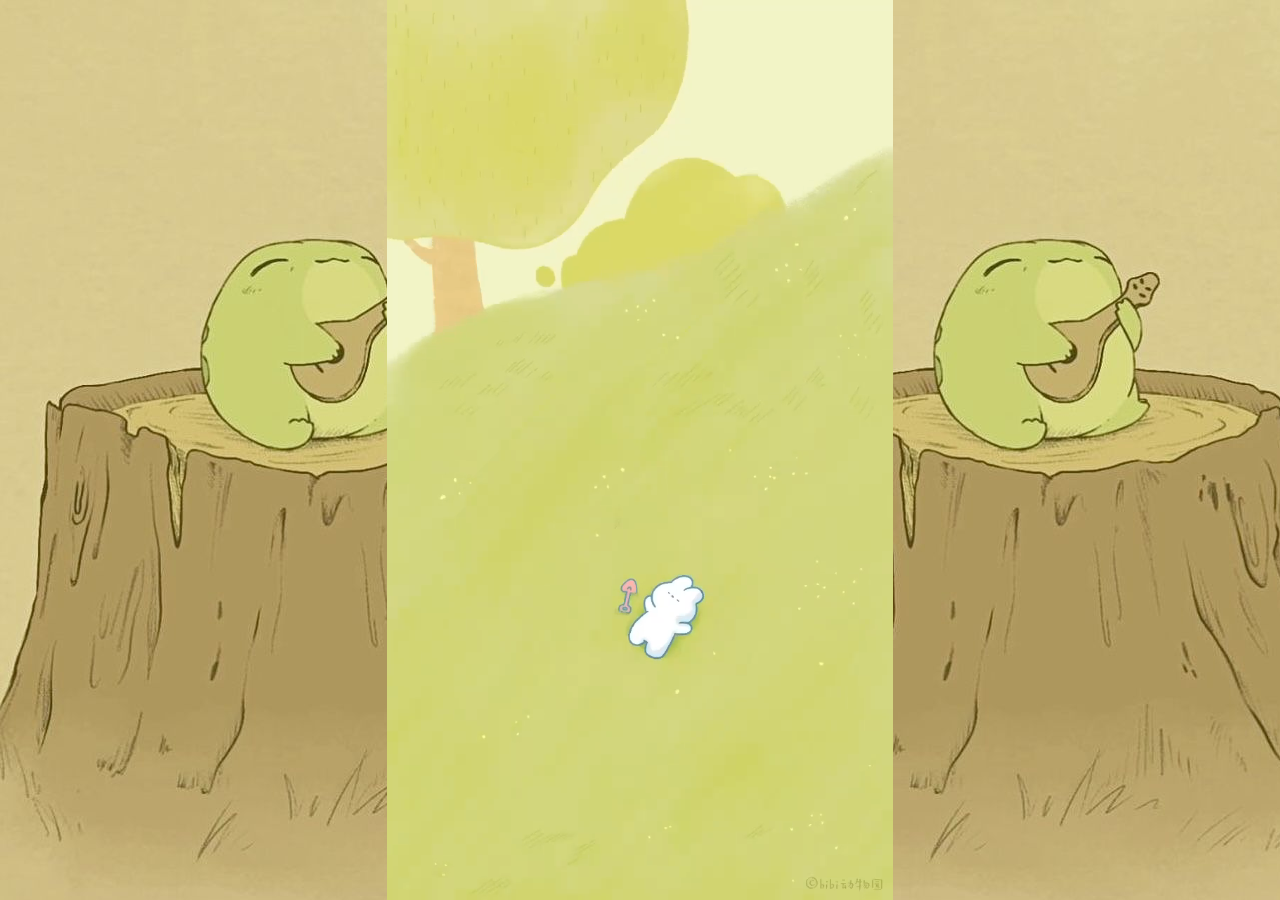
<file: templates/index.html>
<!DOCTYPE html>
<html lang="en">
<head>
    <meta charset="UTF-8">
    <meta name="viewport" content="width=device-width, initial-scale=1.0">
    <title>Document</title>
    <link rel="stylesheet" href="../media/styles/styles.css">
</head>

<style>

    .video-overlay {
        position: absolute;
        top: 0;
        left: 0;
        width: 100%;
        height: 100%;
        background-color: transparent; 
        z-index: 1; 
        pointer-events: auto; 
    }
</style>
<body>
    <div class="main2">
        <video autoplay muted loop class="background-video">
            <source src="../media/videos/background.mp4" type="video/mp4">
        </video>
        <div class="video-overlay"></div> 
        <div class="content">
            <p class="fade-in1">Доброе утро)) <br> </p>
            <p class="fade-in2">Надеюсь, <br> маленькая принцесса, Даша, выспалась?</p>
            <div class="fade-in-button">
                <button class="yes-button" onclick="second_function('yes')">Yep! <br> 🍀</button>
                <button class="no-button" onclick="second_function('no')"> naaaah <br> 🥱!</button>
            </div>
        </div>
    </div>
    <script src="../media/js/index.js"></script>
</body>
</html>
</file>
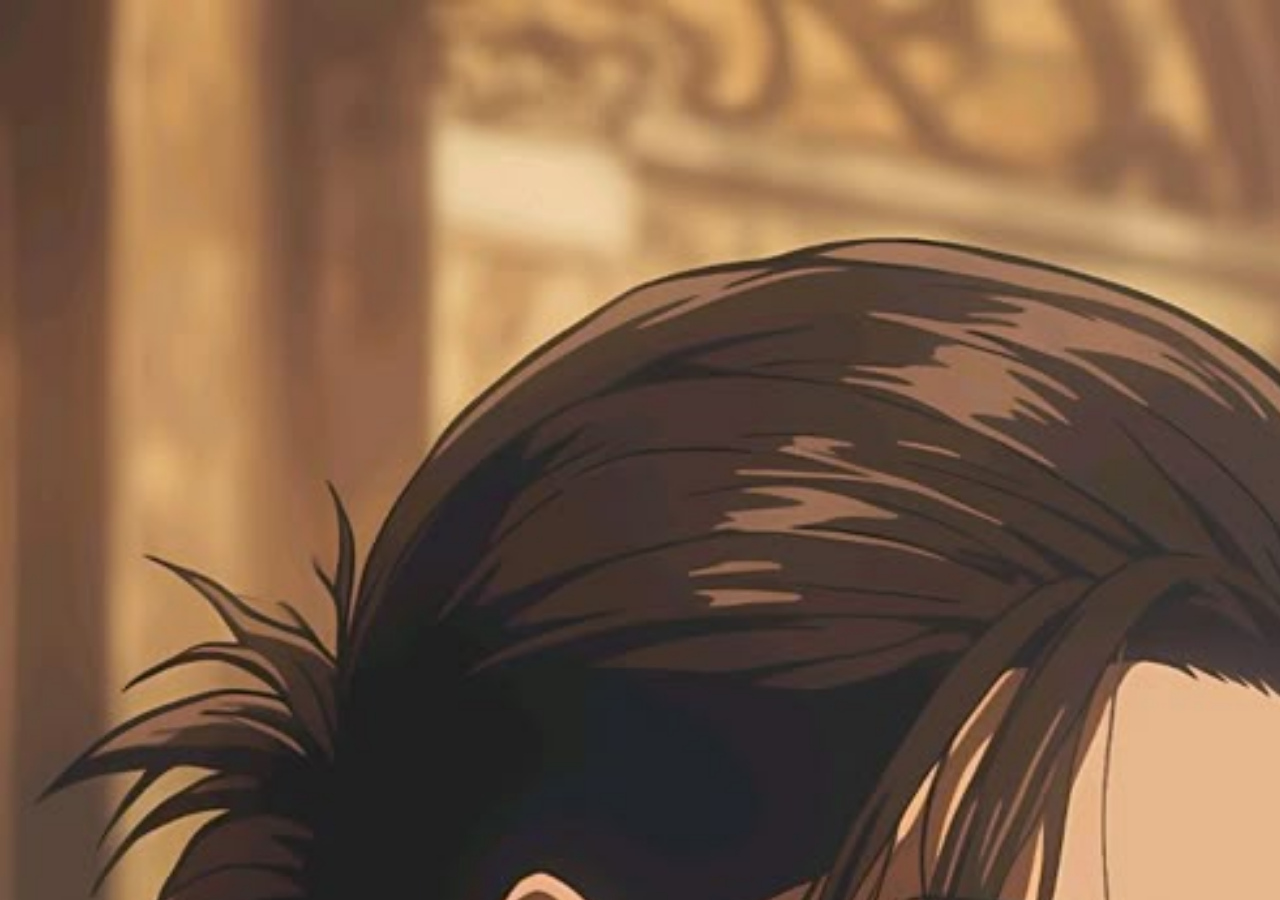
<file: templates/no.html>
<!DOCTYPE html>
<html lang="en">
<head>
    <meta charset="UTF-8">
    <meta name="viewport" content="width=device-width, initial-scale=1.0">
    <title>Document</title>

    <style>
        .main2_ {
            background-image: url('../media/images/image2.png'); 
            background-size: cover;
            background-repeat: no-repeat;
            position: absolute;
            bottom: 0;
            width: 100%;
            height: 100%;
            z-index: 0;
            left: 0;
            display: flex;
            flex-direction: column;
            align-items: center;
            justify-content: center;
            text-align: center;
            color: white;
            font-family: sans-serif;
            transition: background-image 1s ease, background-size 1s ease;
        }

        .zoomed {
            background-size: 150%;
            transition: background-size 1s ease;
        }

        .letter-container {
            font-size: 4em;
            margin-bottom: 20px;
        }

        .letter {
            opacity: 0;
            animation: fadeIn 1.5s forwards;
        }

        .message-container {
            font-size: 1.5em;
            margin-bottom: 20px;
            color: yellow;
            font-weight: bolder;

        }

        .yes-button {
            background-color: deepskyblue;
        
            color: yellow;

            border: none;
            padding: 15px 32px;
            text-align: center;
            text-decoration: none;
            display: inline-block;
            font-size: 16px;
            margin: 4px 2px;
            cursor: pointer;
            border-radius: 8px;
            opacity: 0;
            animation: fadeIn 1.5s forwards;
        }

        .hidden {
            display: none;
        }

        @keyframes fadeIn {
            from {
                opacity: 0;
            }
            to {
                opacity: 1;
            }
        }
    </style>
</head>
<body>
    <div class="main2_" id="main2">
        <div class="letter-container" id="letter-container">
            <span id="w" class="letter hidden" style="color: red;">W</span>
            <span id="t" class="letter hidden" style="color: red; font-size:100px;">T</span>
            <span id="f" class="letter hidden" style="color: red;font-size:200px;">F</span>
        </div>

        <div class="message-container hidden" id="message-container">
            <p>o'Kееей <br> Кто-то поздно ложиться спать? <br> Пожалуйста, постарайся в следующий раз выспаться
            </p>
        </div>

        <div class="container" id="button-container" class="hidden">
            <button class="yes-button" onclick="third_function()">okkk</button>
        </div>
    </div>

    <script>
        let letterContainer = document.getElementById('letter-container');
        let messageContainer = document.getElementById('message-container');
        let buttonContainer = document.getElementById('button-container');
        let w = document.getElementById('w');
        let t = document.getElementById('t');
        let f = document.getElementById('f');
        let main2 = document.getElementById('main2'); 
        let currentLetter = 0;
        let timeoutId;
        let initialBackgroundImage = "url('../media/images/image2.png')";

        function zoomBackground() {
            main2.classList.add('zoomed');
        }

        function showLetter() {
            messageContainer.classList.add('hidden');
            buttonContainer.classList.add('hidden');
            w.classList.add('hidden');
            t.classList.add('hidden');
            f.classList.add('hidden');

            main2.classList.remove('zoomed');

            switch (currentLetter) {
                case 0:
                    w.classList.remove('hidden');
                    zoomBackground();
                    break;
                case 1:
                    t.classList.remove('hidden');
                    zoomBackground();
                    break;
                case 2:
                    f.classList.remove('hidden');
                    zoomBackground();
                    break;
                case 3:
                    main2.style.backgroundImage = "url('../media/images/image.png')";
                    messageContainer.classList.remove('hidden');

                    setTimeout(() => {
                        messageContainer.classList.remove('hidden'); 
                    }, 0);

                    setTimeout(() => {
                        buttonContainer.classList.remove('hidden');
                    }, 1500); 
                    break;
            }

            currentLetter++;

            if (currentLetter < 3) {
                timeoutId = setTimeout(showLetter, 1500);
            } else if (currentLetter === 3) {
                setTimeout(showLetter, 1500);
            }
        }

        showLetter();

        function third_function() {
            alert("Горжуууусь!");
            return window.location.href = "./third.html";

        }
    </script>
</body>
</html>
</file>
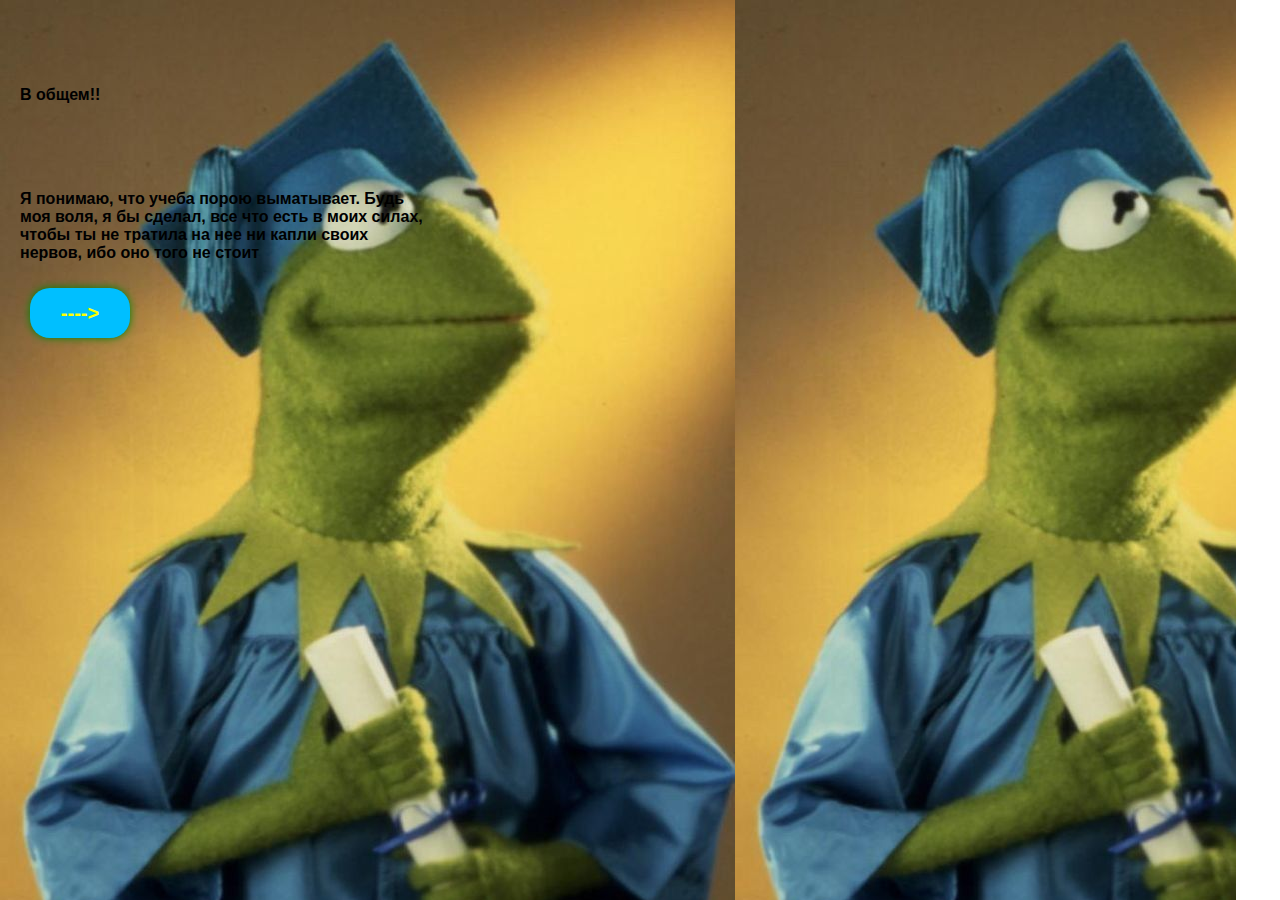
<file: templates/third.html>
<!DOCTYPE html>
<html lang="en">
<head>
    <meta charset="UTF-8">
    <meta name="viewport" content="width=device-width, initial-scale=1.0">
    <title>Document</title>
</head>
<style>
    .main {
        position: absolute;
        bottom: 0;
        width: 95%;
        height: 100%; 
        z-index: 0;
        left: 0%;
    }
    
    .main{
        background-image: url('../media/images/image3.png');
        display: grid;
        grid-template-columns: 1fr 1fr 1fr;
        padding-left: 20px;
        
    }

    .fade-in-button2_{
        margin-top: 0;
    
    }

    @keyframes fadeIn {
        from {
            opacity: 0;
        }
        to {
            opacity: 1;
        }
    }
    .fade-in1,
    .fade-in2{
        font-family: 'Gill Sans', 'Gill Sans MT', Calibri, 'Trebuchet MS', sans-serif;
        font-weight: bold;
        position: relative; 
        padding-top: 70px

    }
    .yes-button{
        width: 100px;
        height: 50px;
        margin: 10px;
        border: none;
        border-radius: 20px;
        box-shadow: 0 0 9px green;
        font-family: 'Franklin Gothic Medium', 'Arial Narrow', Arial, sans-serif;
        font-size: 20px;
        font-weight: bolder;
        color: yellow;
        background-color: deepskyblue;
    }
    
</style>
<body>
    <div class="main">
        <div class="content">
            <p class="fade-in1">В общем!!<br> </p>
            <p class="fade-in2">Я понимаю, что учеба порою выматывает. Будь моя воля, я бы сделал, все что есть в моих силах, чтобы ты не тратила на нее ни капли своих нервов, ибо оно того не стоит</p>
            <div class="fade-in-button2">
                <button class="yes-button" onclick="fourth_function()">----></button>
            </div>
        </div>
    </div>
    <script src="../media/js/index.js"></script>
</body>
</html>
</file>
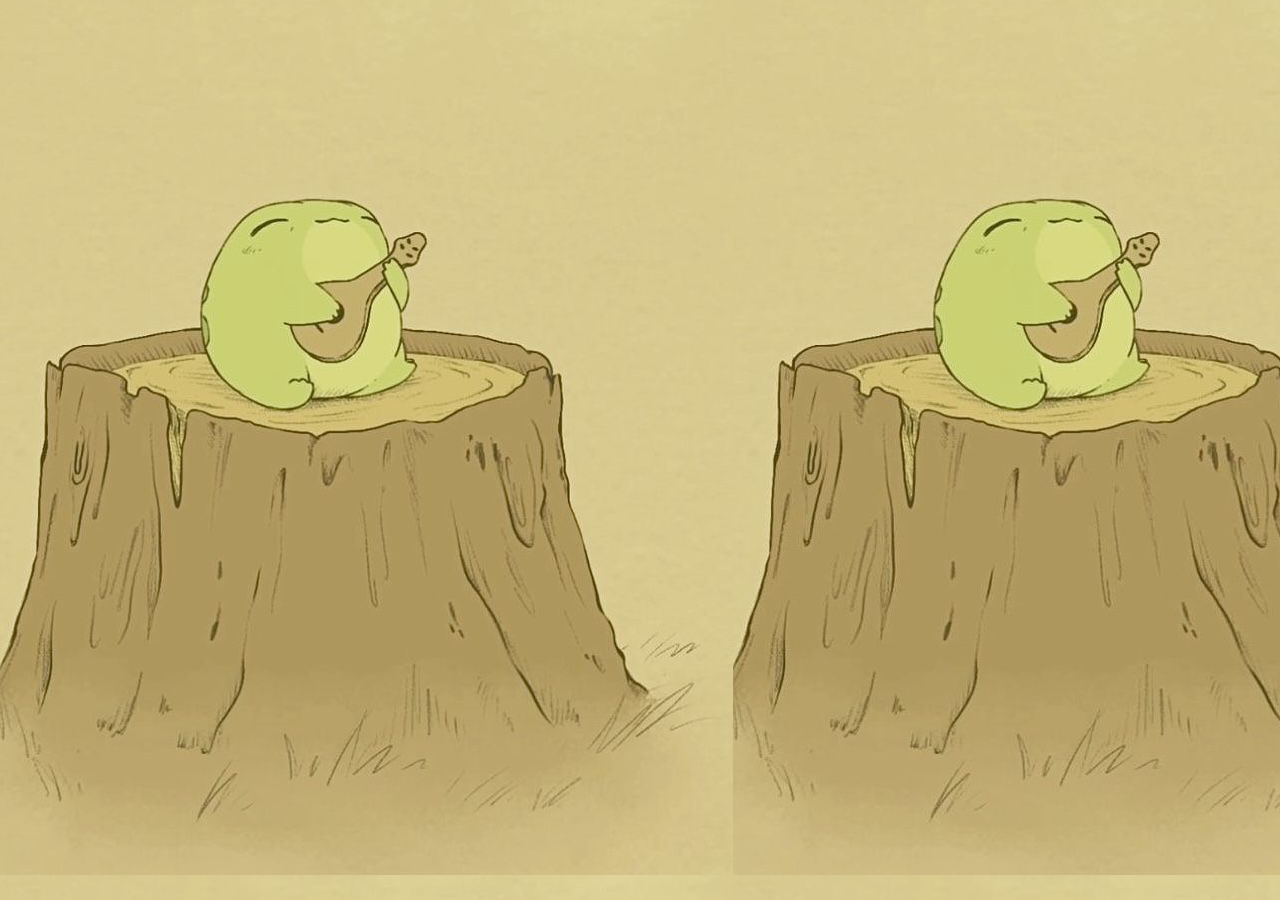
<file: templates/yes.html>
<!DOCTYPE html>
<html lang="en">
<head>
    <meta charset="UTF-8">
    <meta name="viewport" content="width=device-width, initial-scale=1.0">
    <title>Document</title>
    <link rel="stylesheet" href="../media/styles/styles.css">
</head>
<body>
    <div class="main2">
        <div class="content2">
            <div class="message">
                <p class="fade-in1">Горжуууусь!!<br> </p>
                <p class="fade-in2">По статистике, последние полчаса-час, которые дают нам чувство, что мы выспались - критически важны для нашего ментального и физического здоровья!</p>
            </div>
            <div class="fade-in-button2">
                <button class="yes-button" onclick="third_function()">ok</button>
            </div>
        </div>
    </div>
    <script src="../media/js/index.js"></script>

</body>
</html>
</file>
<file: media/styles/styles.css>
.main{
    position: relative;
    width: 100%;
    height: 100vh; 
    overflow: hidden;
    text-align: center;
}

.background-video {
    position: absolute;
    bottom: 0;
    width: 100%;
    height: 100%; 
    z-index: 0;
    left: 0%;

}

.main2,
.main2_,
.content2 {
    background-image: url('../images/image.png');
    position: absolute;
    bottom: 0;
    width: 100%;
    height: 100%; 
    z-index: 0;
    left: 0%;
    align-items: center;
    text-align: center;
}


.content{
    position: relative;
    z-index: 1; 
    color: green;
    text-align: center;
    top: 30%;    
    padding: 20px; 
}

.message{
    padding-top: 50%;
    padding-left: 20px;
    padding-right: 20px;
    color: yellow;
}




.content2{  
    padding: 20px;
}

.content2_{
    color: red; 
    text-align: center;
    display: flex;
    flex-direction: column;
}


.fade-in-button2{
    margin-top: 30px;
    padding-left: 45px;
    padding-right: 20px;
}

.fade-in1,
.fade-in2,
.fade-in1,
.fade-in2,
.fade-in3{
    font-family: 'Gill Sans', 'Gill Sans MT', Calibri, 'Trebuchet MS', sans-serif;
    font-weight: bold;
    position: relative; 
}

.fade-in1{
    opacity: 0;
    animation: fadeIn 10s forwards;
    
  }

.fade1{
    opacity: 0;
    animation: fadeIn 1s forwards;
    font-size: 100px;
}
.fade2{
    opacity: 0;
    animation: fadeIn 4s forwards;
    font-size: 100px;

}

.fade3{
    opacity: 0;
    animation: fadeIn 6s forwards;
    font-size: 100px;

}

.fade4{
    opacity: 0;
    animation: fadeIn 10s forwards;
    color: yellow;
}

.fade-in2,
.yes-button,
.no-button{
    opacity: 0;
    animation: fadeIn 20s forwards;
  }


.fade-in-button2_{
    margin-top: 0;

}

@keyframes fadeIn {
    from {
        opacity: 0;
    }
    to {
        opacity: 1;
    }
}


.content2_{
    display: grid;
    grid-template-columns: 1fr 1fr 1fr;
    text-align: center;
    align-items: center;

}
  



.yes-button,
.no-button{
    width: 100px;
    height: 50px;
    margin: 10px;
    border: none;
    border-radius: 20px;
    box-shadow: 0 0 9px green;
    font-family: 'Franklin Gothic Medium', 'Arial Narrow', Arial, sans-serif;
    font-size: 20px;
    font-weight: bolder;
    color: yellow;
    background-color: deepskyblue;
}
</file>
